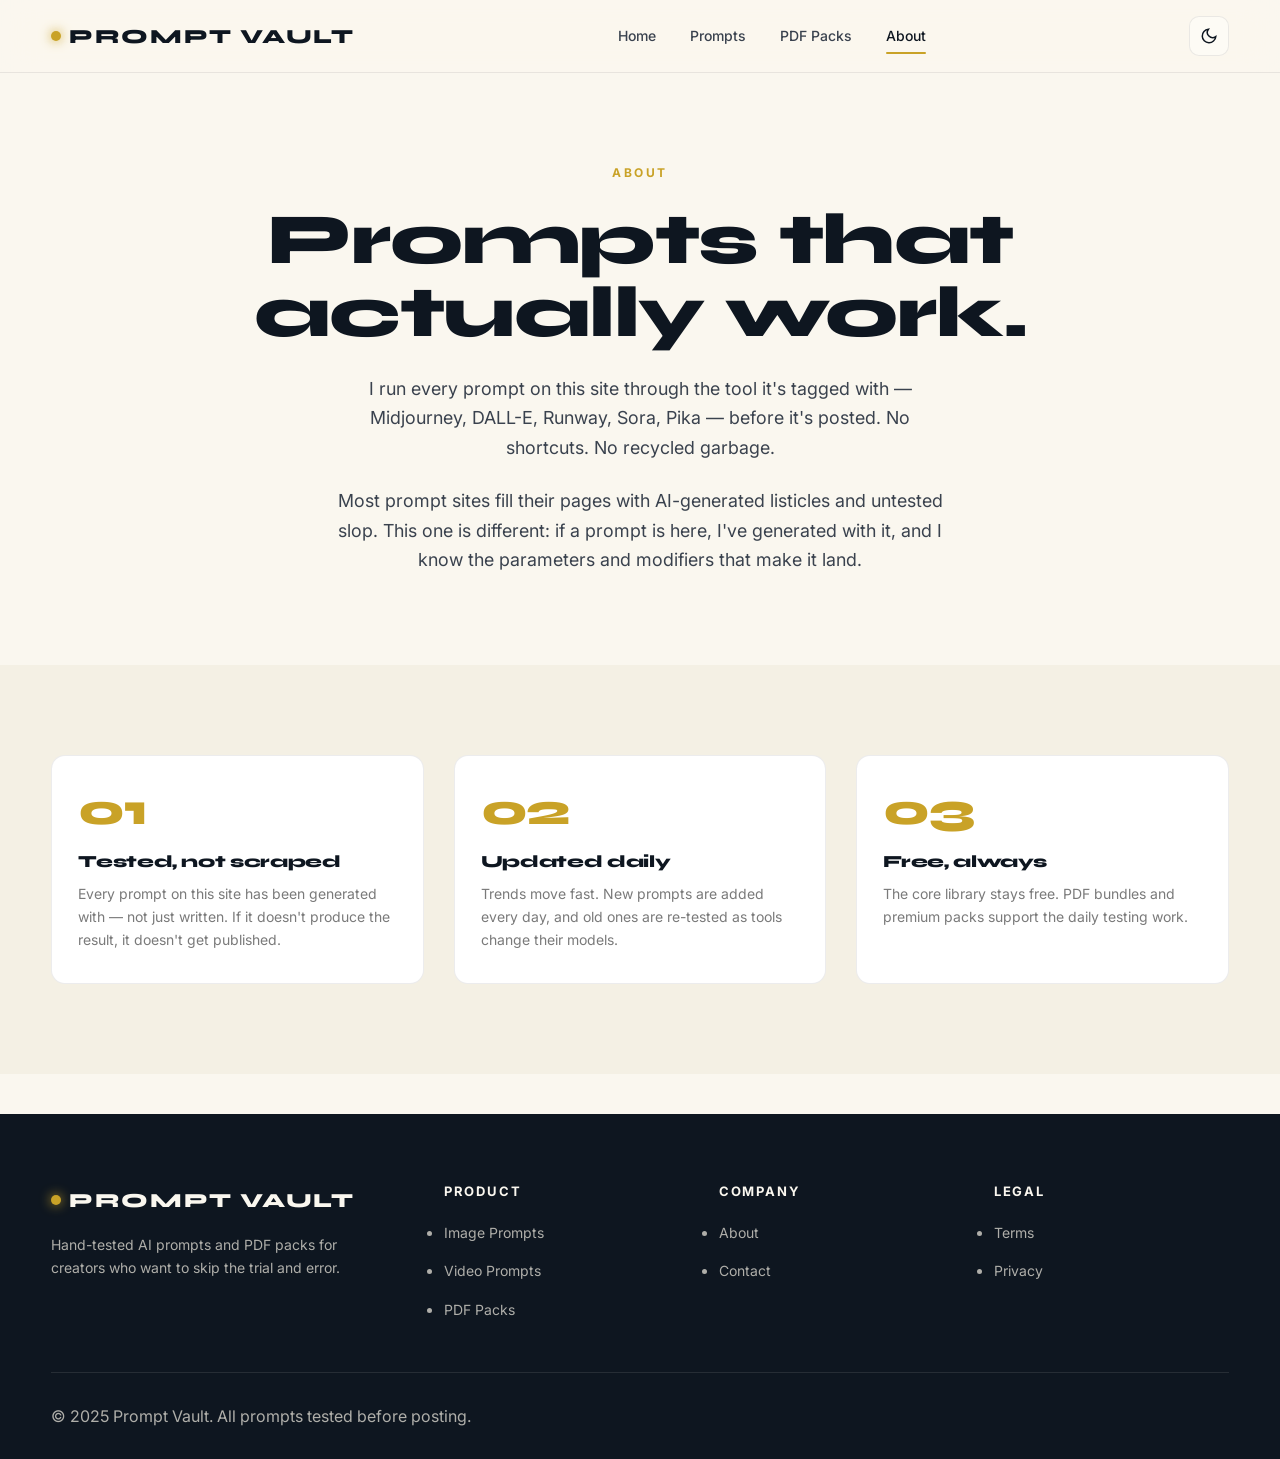
<file: about.html>
<!DOCTYPE html>
<html lang="en" data-theme="light">
<head>
<meta charset="UTF-8">
<meta name="viewport" content="width=device-width, initial-scale=1.0">
<title>About — Prompt Vault</title>
<link rel="stylesheet" href="style.css">
</head>
<body>

<header class="header">
  <div class="container header-inner">
    <a href="index.html" class="logo"><span class="logo-dot"></span>PROMPT VAULT</a>
    <nav class="nav" id="nav">
      <a href="index.html">Home</a>
      <a href="prompts.html">Prompts</a>
      <a href="pdfs.html">PDF Packs</a>
      <a href="about.html" class="active">About</a>
    </nav>
    <div class="header-actions">
      <button class="icon-btn" id="themeToggle" aria-label="Toggle theme"><svg width="18" height="18" viewBox="0 0 24 24" fill="none" stroke="currentColor" stroke-width="2" stroke-linecap="round"><path d="M21 12.79A9 9 0 1 1 11.21 3 7 7 0 0 0 21 12.79z"/></svg></button>
      <button class="icon-btn menu-toggle" id="menuToggle" aria-label="Menu"><svg width="20" height="20" viewBox="0 0 24 24" fill="none" stroke="currentColor" stroke-width="2" stroke-linecap="round"><line x1="3" y1="6" x2="21" y2="6"/><line x1="3" y1="12" x2="21" y2="12"/><line x1="3" y1="18" x2="21" y2="18"/></svg></button>
    </div>
  </div>
</header>

<section class="section">
  <div class="container-narrow" style="text-align: center;">
    <div class="eyebrow">About</div>
    <h1 class="h-display" style="margin: 20px 0 24px;">Prompts that<br>actually work.</h1>
    <p class="lead" style="margin: 0 auto 24px;">
      I run every prompt on this site through the tool it's tagged with — Midjourney, DALL-E, Runway, Sora, Pika — before it's posted. No shortcuts. No recycled garbage.
    </p>
    <p class="lead" style="margin: 0 auto;">
      Most prompt sites fill their pages with AI-generated listicles and untested slop. This one is different: if a prompt is here, I've generated with it, and I know the parameters and modifiers that make it land.
    </p>
  </div>
</section>

<section class="section" style="background: var(--bg-soft);">
  <div class="container">
    <div class="steps">
      <div class="step reveal">
        <div class="step-num">01</div>
        <h3>Tested, not scraped</h3>
        <p>Every prompt on this site has been generated with — not just written. If it doesn't produce the result, it doesn't get published.</p>
      </div>
      <div class="step reveal">
        <div class="step-num">02</div>
        <h3>Updated daily</h3>
        <p>Trends move fast. New prompts are added every day, and old ones are re-tested as tools change their models.</p>
      </div>
      <div class="step reveal">
        <div class="step-num">03</div>
        <h3>Free, always</h3>
        <p>The core library stays free. PDF bundles and premium packs support the daily testing work.</p>
      </div>
    </div>
  </div>
</section>

<footer class="footer">
  <div class="container">
    <div class="footer-grid">
      <div class="footer-brand">
        <div class="logo"><span class="logo-dot"></span>PROMPT VAULT</div>
        <p>Hand-tested AI prompts and PDF packs for creators who want to skip the trial and error.</p>
      </div>
      <div><h4>Product</h4><ul><li><a href="prompts.html">Image Prompts</a></li><li><a href="prompts.html">Video Prompts</a></li><li><a href="pdfs.html">PDF Packs</a></li></ul></div>
      <div><h4>Company</h4><ul><li><a href="about.html">About</a></li><li><a href="#">Contact</a></li></ul></div>
      <div><h4>Legal</h4><ul><li><a href="#">Terms</a></li><li><a href="#">Privacy</a></li></ul></div>
    </div>
    <div class="footer-bottom"><div>© 2025 Prompt Vault. All prompts tested before posting.</div></div>
  </div>
</footer>

<button class="scroll-top" id="scrollTop" aria-label="Scroll to top"><svg width="18" height="18" viewBox="0 0 24 24" fill="none" stroke="currentColor" stroke-width="2.5" stroke-linecap="round"><polyline points="18 15 12 9 6 15"/></svg></button>

<script src="script.js"></script>
</body>
</html>
</file>
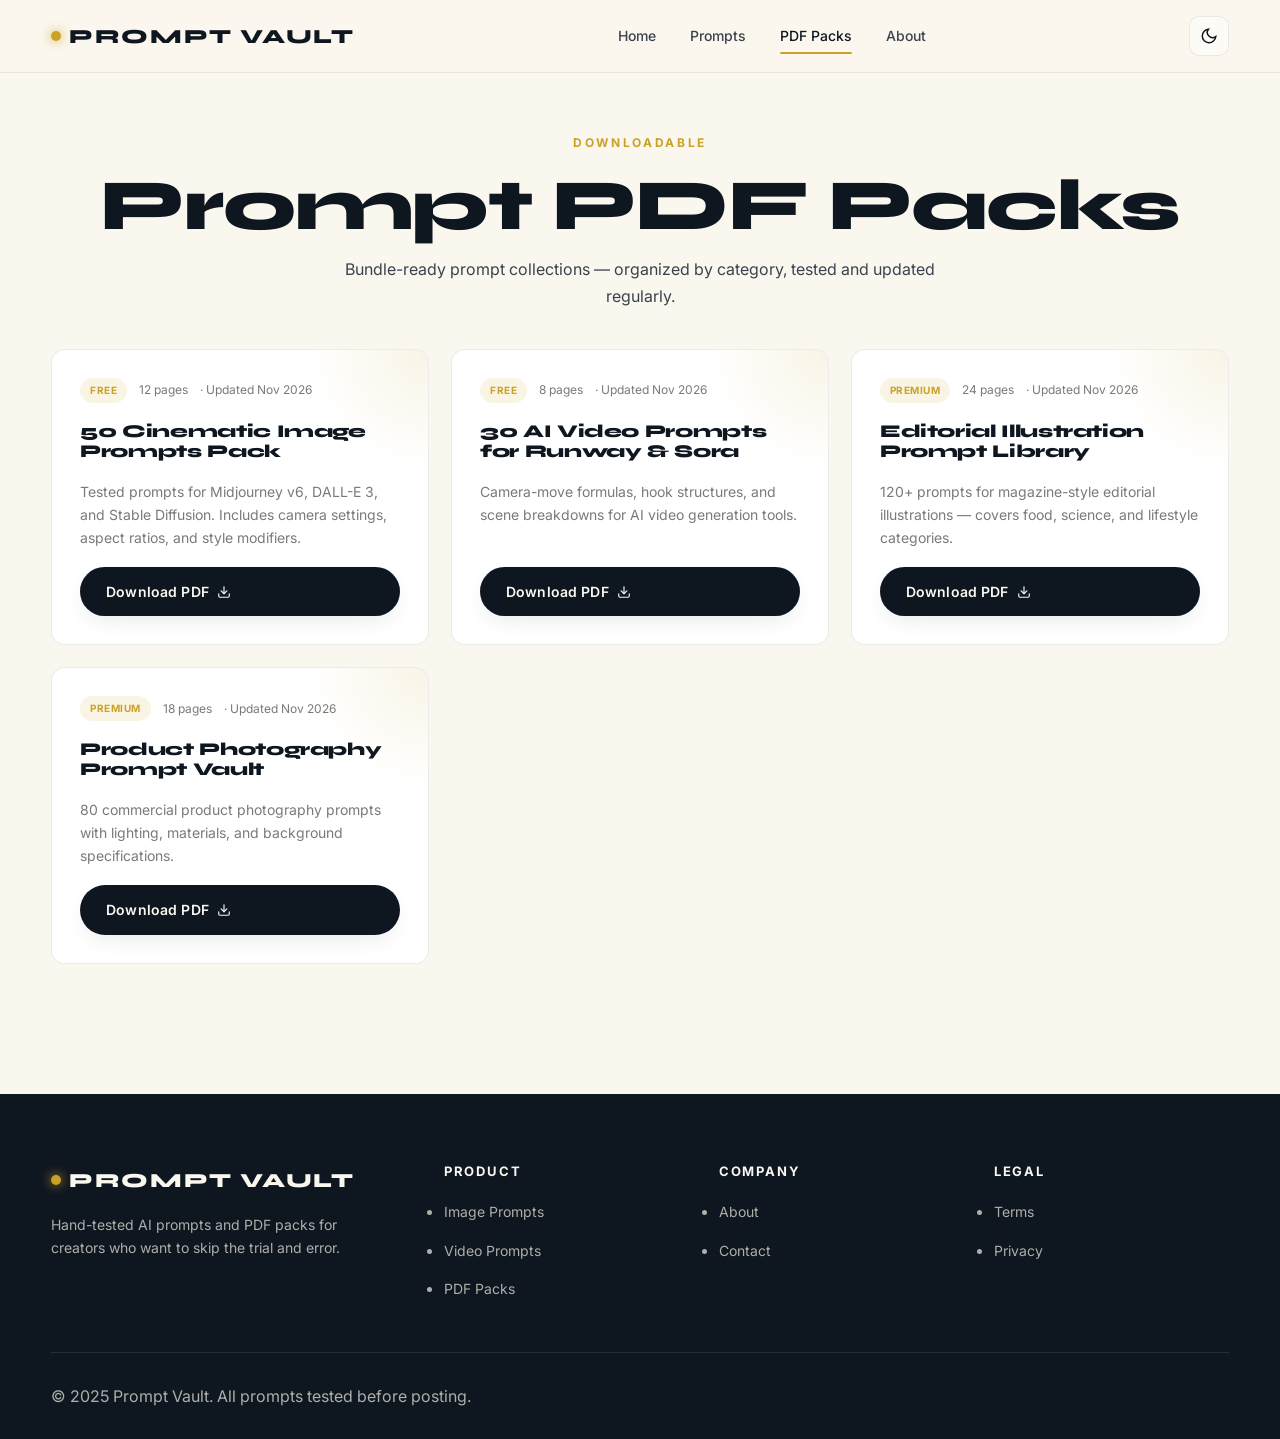
<file: pdfs.html>
<!DOCTYPE html>
<html lang="en" data-theme="light">
<head>
<meta charset="UTF-8">
<meta name="viewport" content="width=device-width, initial-scale=1.0">
<title>Prompt PDF Packs — Prompt Vault</title>
<link rel="stylesheet" href="style.css">
</head>
<body>

<header class="header">
  <div class="container header-inner">
    <a href="index.html" class="logo"><span class="logo-dot"></span>PROMPT VAULT</a>
    <nav class="nav" id="nav">
      <a href="index.html">Home</a>
      <a href="prompts.html">Prompts</a>
      <a href="pdfs.html" class="active">PDF Packs</a>
      <a href="about.html">About</a>
    </nav>
    <div class="header-actions">
      <button class="icon-btn" id="themeToggle" aria-label="Toggle theme"><svg width="18" height="18" viewBox="0 0 24 24" fill="none" stroke="currentColor" stroke-width="2" stroke-linecap="round"><path d="M21 12.79A9 9 0 1 1 11.21 3 7 7 0 0 0 21 12.79z"/></svg></button>
      <button class="icon-btn menu-toggle" id="menuToggle" aria-label="Menu"><svg width="20" height="20" viewBox="0 0 24 24" fill="none" stroke="currentColor" stroke-width="2" stroke-linecap="round"><line x1="3" y1="6" x2="21" y2="6"/><line x1="3" y1="12" x2="21" y2="12"/><line x1="3" y1="18" x2="21" y2="18"/></svg></button>
    </div>
  </div>
</header>

<div class="page-header container">
  <div class="eyebrow">Downloadable</div>
  <h1 class="h-display">Prompt PDF Packs</h1>
  <p>Bundle-ready prompt collections — organized by category, tested and updated regularly.</p>
</div>

<section style="padding-bottom: 90px;">
  <div class="container">
    <div class="pdf-grid" id="pdfGrid"></div>
  </div>
</section>

<footer class="footer">
  <div class="container">
    <div class="footer-grid">
      <div class="footer-brand">
        <div class="logo"><span class="logo-dot"></span>PROMPT VAULT</div>
        <p>Hand-tested AI prompts and PDF packs for creators who want to skip the trial and error.</p>
      </div>
      <div><h4>Product</h4><ul><li><a href="prompts.html">Image Prompts</a></li><li><a href="prompts.html">Video Prompts</a></li><li><a href="pdfs.html">PDF Packs</a></li></ul></div>
      <div><h4>Company</h4><ul><li><a href="about.html">About</a></li><li><a href="#">Contact</a></li></ul></div>
      <div><h4>Legal</h4><ul><li><a href="#">Terms</a></li><li><a href="#">Privacy</a></li></ul></div>
    </div>
    <div class="footer-bottom"><div>© 2025 Prompt Vault. All prompts tested before posting.</div></div>
  </div>
</footer>

<button class="scroll-top" id="scrollTop" aria-label="Scroll to top"><svg width="18" height="18" viewBox="0 0 24 24" fill="none" stroke="currentColor" stroke-width="2.5" stroke-linecap="round"><polyline points="18 15 12 9 6 15"/></svg></button>

<script src="prompts-data.js"></script>
<script src="script.js"></script>
</body>
</html>
</file>
<file: style.css>
/* ============================================================
   PROMPT VAULT — Premium Design System
   ============================================================ */

@import url('https://fonts.googleapis.com/css2?family=Syne:wght@600;700;800&family=Inter:wght@400;500;600;700&display=swap');

/* ===== RESET ===== */
*, *::before, *::after { margin: 0; padding: 0; box-sizing: border-box; }

:root {
  /* Light mode */
  --bg: #FAF7EF;
  --bg-soft: #F4F0E4;
  --surface: #FFFFFF;
  --surface-2: #FDFBF5;
  --ink: #0E1620;
  --ink-soft: #3A424E;
  --muted: #7A7A7A;
  --line: rgba(14, 22, 32, 0.08);
  --line-strong: rgba(14, 22, 32, 0.16);

  --gold: #C9A227;
  --gold-light: #E5C550;
  --gold-soft: rgba(201, 162, 39, 0.12);

  --navy: #1B2A3A;
  --green: #2E4630;

  --shadow-sm: 0 1px 2px rgba(14, 22, 32, 0.04);
  --shadow-md: 0 8px 24px -8px rgba(14, 22, 32, 0.12);
  --shadow-lg: 0 24px 48px -16px rgba(14, 22, 32, 0.18);

  --radius-sm: 8px;
  --radius: 14px;
  --radius-lg: 22px;

  --font-display: 'Syne', system-ui, sans-serif;
  --font-body: 'Inter', system-ui, sans-serif;
}

[data-theme="dark"] {
  --bg: #0B1118;
  --bg-soft: #0E1720;
  --surface: #131C26;
  --surface-2: #182430;
  --ink: #F4F0E4;
  --ink-soft: #C8C2B3;
  --muted: #8B92A0;
  --line: rgba(244, 240, 228, 0.08);
  --line-strong: rgba(244, 240, 228, 0.16);
  --shadow-md: 0 8px 24px -8px rgba(0, 0, 0, 0.5);
  --shadow-lg: 0 24px 48px -16px rgba(0, 0, 0, 0.6);
}

html { scroll-behavior: smooth; }

body {
  font-family: var(--font-body);
  background: var(--bg);
  color: var(--ink);
  line-height: 1.65;
  font-size: 16px;
  -webkit-font-smoothing: antialiased;
  overflow-x: hidden;
  transition: background 0.3s ease, color 0.3s ease;
}

img { max-width: 100%; display: block; }
a { color: inherit; text-decoration: none; }
button { font-family: inherit; cursor: pointer; border: none; background: none; }

::selection { background: var(--gold); color: #fff; }

::-webkit-scrollbar { width: 10px; }
::-webkit-scrollbar-track { background: var(--bg-soft); }
::-webkit-scrollbar-thumb { background: var(--line-strong); border-radius: 10px; }
::-webkit-scrollbar-thumb:hover { background: var(--gold); }

h1, h2, h3, h4 {
  font-family: var(--font-display);
  color: var(--ink);
  line-height: 1.15;
  letter-spacing: -0.02em;
  font-weight: 800;
}

.h-display { font-size: clamp(2.4rem, 6vw, 4.5rem); line-height: 1.02; }
.h-xl { font-size: clamp(1.8rem, 4vw, 2.75rem); }
.h-lg { font-size: clamp(1.4rem, 2.6vw, 1.9rem); }
.h-md { font-size: 1.2rem; font-weight: 700; }

.eyebrow {
  font-family: var(--font-body);
  font-size: 12px;
  font-weight: 700;
  letter-spacing: 0.22em;
  text-transform: uppercase;
  color: var(--gold);
}

.lead { font-size: clamp(1rem, 1.4vw, 1.15rem); color: var(--ink-soft); max-width: 620px; }
.muted { color: var(--muted); }

.container { width: min(1200px, 92%); margin-inline: auto; }
.container-narrow { width: min(820px, 92%); margin-inline: auto; }

/* ============================================================
   HEADER
   ============================================================ */
.header {
  position: sticky;
  top: 0;
  z-index: 100;
  background: color-mix(in srgb, var(--bg) 82%, transparent);
  backdrop-filter: saturate(180%) blur(18px);
  -webkit-backdrop-filter: saturate(180%) blur(18px);
  border-bottom: 1px solid var(--line);
  transition: background 0.3s ease, border-color 0.3s ease;
}

.header-inner {
  display: flex;
  align-items: center;
  justify-content: space-between;
  gap: 24px;
  padding: 16px 0;
}

.logo {
  font-family: var(--font-display);
  font-size: 20px;
  font-weight: 800;
  letter-spacing: 0.08em;
  color: var(--ink);
  display: flex;
  align-items: center;
  gap: 8px;
}

.logo-dot {
  width: 10px;
  height: 10px;
  border-radius: 50%;
  background: var(--gold);
  box-shadow: 0 0 12px var(--gold);
}

.nav { display: flex; align-items: center; gap: 34px; }

.nav a {
  font-size: 14px;
  font-weight: 500;
  color: var(--ink-soft);
  position: relative;
  padding: 4px 0;
  transition: color 0.2s;
}

.nav a:hover, .nav a.active { color: var(--ink); }

.nav a.active::after,
.nav a:hover::after {
  content: '';
  position: absolute;
  left: 0; right: 0; bottom: -2px;
  height: 2px;
  background: var(--gold);
  border-radius: 2px;
  animation: slideIn 0.3s ease;
}

@keyframes slideIn {
  from { transform: scaleX(0); transform-origin: left; }
  to { transform: scaleX(1); transform-origin: left; }
}

.header-actions { display: flex; align-items: center; gap: 12px; }

.icon-btn {
  width: 40px;
  height: 40px;
  border-radius: 10px;
  background: var(--surface-2);
  border: 1px solid var(--line);
  display: grid;
  place-items: center;
  color: var(--ink);
  transition: all 0.2s ease;
}

.icon-btn:hover {
  border-color: var(--gold);
  color: var(--gold);
  transform: translateY(-1px);
}

.menu-toggle { display: none; }

/* ===== BUTTONS ===== */
.btn {
  display: inline-flex;
  align-items: center;
  gap: 8px;
  padding: 13px 26px;
  font-family: var(--font-body);
  font-weight: 600;
  font-size: 14px;
  letter-spacing: 0.01em;
  border-radius: 100px;
  transition: all 0.25s cubic-bezier(0.4, 0, 0.2, 1);
  white-space: nowrap;
  cursor: pointer;
}

.btn-primary {
  background: var(--ink);
  color: var(--bg);
  box-shadow: var(--shadow-md);
}
.btn-primary:hover {
  background: var(--navy);
  transform: translateY(-2px);
  box-shadow: var(--shadow-lg);
}

.btn-gold {
  background: var(--gold);
  color: #fff;
  box-shadow: 0 8px 20px -8px rgba(201, 162, 39, 0.5);
}
.btn-gold:hover {
  background: var(--gold-light);
  transform: translateY(-2px);
}

.btn-ghost {
  background: transparent;
  color: var(--ink);
  border: 1px solid var(--line-strong);
}
.btn-ghost:hover {
  border-color: var(--ink);
  background: var(--surface);
}

/* ============================================================
   HERO
   ============================================================ */
.hero {
  position: relative;
  padding: 80px 0 100px;
  overflow: hidden;
}

.hero::before {
  content: '';
  position: absolute;
  top: -200px; right: -200px;
  width: 600px; height: 600px;
  background: radial-gradient(circle, rgba(201, 162, 39, 0.14), transparent 65%);
  pointer-events: none;
  filter: blur(40px);
}

.hero::after {
  content: '';
  position: absolute;
  bottom: -200px; left: -200px;
  width: 500px; height: 500px;
  background: radial-gradient(circle, rgba(46, 70, 48, 0.1), transparent 65%);
  pointer-events: none;
  filter: blur(40px);
}

.hero-grid {
  display: grid;
  grid-template-columns: 1.15fr 1fr;
  gap: 60px;
  align-items: center;
  position: relative;
  z-index: 1;
}

.hero-copy .eyebrow { margin-bottom: 24px; }
.hero-copy h1 { margin-bottom: 24px; }
.hero-copy .lead { margin-bottom: 36px; }

.hero-cta { display: flex; gap: 14px; flex-wrap: wrap; }

.hero-stats {
  display: flex;
  gap: 40px;
  margin-top: 52px;
  padding-top: 32px;
  border-top: 1px solid var(--line);
}

.hero-stat .num {
  font-family: var(--font-display);
  font-size: 32px;
  font-weight: 800;
  color: var(--ink);
  letter-spacing: -0.02em;
}
.hero-stat .num span { color: var(--gold); }
.hero-stat .lbl {
  font-size: 12px;
  color: var(--muted);
  text-transform: uppercase;
  letter-spacing: 0.1em;
  margin-top: 4px;
}

.hero-visual {
  position: relative;
  height: 480px;
  perspective: 1200px;
}

.preview-stack {
  position: relative;
  width: 100%;
  height: 100%;
  transform-style: preserve-3d;
}

.pcard {
  position: absolute;
  width: 280px;
  background: var(--surface);
  border-radius: var(--radius);
  padding: 14px;
  box-shadow: var(--shadow-lg);
  border: 1px solid var(--line);
  transition: transform 0.5s cubic-bezier(0.4, 0, 0.2, 1);
}

.pcard img {
  width: 100%;
  height: 160px;
  object-fit: cover;
  border-radius: 8px;
  margin-bottom: 12px;
}

.pcard .pcard-tag {
  display: inline-block;
  font-size: 10px;
  font-weight: 700;
  letter-spacing: 0.1em;
  text-transform: uppercase;
  background: var(--gold-soft);
  color: var(--gold);
  padding: 4px 10px;
  border-radius: 100px;
  margin-bottom: 8px;
}

.pcard .pcard-title {
  font-family: var(--font-display);
  font-weight: 700;
  font-size: 15px;
  color: var(--ink);
}

.pcard-1 { top: 20px; left: 0; transform: rotate(-6deg); z-index: 3; }
.pcard-2 { top: 120px; left: 40%; transform: rotate(4deg); z-index: 2; }
.pcard-3 { bottom: 0; left: 15%; transform: rotate(-2deg); z-index: 1; }

.hero-visual:hover .pcard-1 { transform: rotate(-8deg) translateY(-10px); }
.hero-visual:hover .pcard-2 { transform: rotate(6deg) translateY(-10px); }
.hero-visual:hover .pcard-3 { transform: rotate(-4deg) translateY(-10px); }

/* ============================================================
   SECTION
   ============================================================ */
.section { padding: 90px 0; }
.section-sm { padding: 60px 0; }

.section-head {
  display: flex;
  align-items: flex-end;
  justify-content: space-between;
  gap: 40px;
  margin-bottom: 56px;
  flex-wrap: wrap;
}

.section-head .eyebrow { margin-bottom: 14px; }
.section-head h2 { max-width: 680px; }
.section-head .lead { margin-top: 12px; }

/* ============================================================
   CATEGORY GRID
   ============================================================ */
.cat-grid {
  display: grid;
  grid-template-columns: repeat(auto-fit, minmax(220px, 1fr));
  gap: 18px;
}

.cat-card {
  background: var(--surface);
  border: 1px solid var(--line);
  border-radius: var(--radius);
  padding: 26px 22px;
  display: flex;
  flex-direction: column;
  gap: 14px;
  transition: all 0.3s cubic-bezier(0.4, 0, 0.2, 1);
  cursor: pointer;
  position: relative;
  overflow: hidden;
}

.cat-card::before {
  content: '';
  position: absolute;
  inset: 0;
  background: linear-gradient(135deg, var(--gold-soft), transparent 60%);
  opacity: 0;
  transition: opacity 0.3s;
}

.cat-card:hover {
  transform: translateY(-4px);
  border-color: var(--gold);
  box-shadow: var(--shadow-md);
}

.cat-card:hover::before { opacity: 1; }

.cat-icon {
  width: 44px;
  height: 44px;
  border-radius: 12px;
  background: var(--bg-soft);
  display: grid;
  place-items: center;
  font-size: 20px;
  position: relative;
  z-index: 1;
}

.cat-card h3 {
  font-family: var(--font-display);
  font-size: 17px;
  font-weight: 700;
  position: relative;
  z-index: 1;
}

.cat-card p {
  font-size: 13px;
  color: var(--muted);
  position: relative;
  z-index: 1;
}

.cat-card .count {
  font-size: 12px;
  color: var(--gold);
  font-weight: 700;
  margin-top: auto;
  position: relative;
  z-index: 1;
}

/* ============================================================
   PROMPT GRID
   ============================================================ */
.prompt-grid {
  display: grid;
  grid-template-columns: repeat(auto-fill, minmax(300px, 1fr));
  gap: 22px;
}

.prompt-card {
  background: var(--surface);
  border: 1px solid var(--line);
  border-radius: var(--radius);
  overflow: hidden;
  transition: all 0.3s cubic-bezier(0.4, 0, 0.2, 1);
  display: flex;
  flex-direction: column;
}

.prompt-card:hover {
  transform: translateY(-5px);
  box-shadow: var(--shadow-lg);
  border-color: var(--line-strong);
}

.prompt-card .thumb {
  position: relative;
  aspect-ratio: 16 / 10;
  overflow: hidden;
  background: var(--bg-soft);
}

.prompt-card .thumb img {
  width: 100%;
  height: 100%;
  object-fit: cover;
  transition: transform 0.6s cubic-bezier(0.4, 0, 0.2, 1);
}

.prompt-card:hover .thumb img { transform: scale(1.06); }

.prompt-card .tool-badge {
  position: absolute;
  top: 12px;
  left: 12px;
  background: rgba(14, 22, 32, 0.85);
  backdrop-filter: blur(8px);
  color: #fff;
  font-size: 10px;
  font-weight: 700;
  letter-spacing: 0.08em;
  text-transform: uppercase;
  padding: 5px 11px;
  border-radius: 100px;
}

.prompt-card .body {
  padding: 20px;
  display: flex;
  flex-direction: column;
  gap: 14px;
  flex: 1;
}

.prompt-card h3 {
  font-family: var(--font-display);
  font-size: 16px;
  font-weight: 700;
  letter-spacing: -0.01em;
}

.prompt-snippet {
  font-family: 'SF Mono', Menlo, Consolas, monospace;
  font-size: 12px;
  line-height: 1.6;
  color: var(--ink-soft);
  background: var(--bg-soft);
  padding: 12px 14px;
  border-radius: 10px;
  border-left: 3px solid var(--gold);
  max-height: 90px;
  overflow: hidden;
  position: relative;
}

.prompt-snippet::after {
  content: '';
  position: absolute;
  bottom: 0; left: 0; right: 0;
  height: 30px;
  background: linear-gradient(transparent, var(--bg-soft));
}

.prompt-card .actions {
  display: flex;
  gap: 8px;
  margin-top: auto;
}

.copy-btn {
  flex: 1;
  padding: 11px;
  background: var(--ink);
  color: var(--bg);
  border-radius: 10px;
  font-weight: 600;
  font-size: 13px;
  transition: all 0.2s;
  display: inline-flex;
  align-items: center;
  justify-content: center;
  gap: 6px;
}

.copy-btn:hover { background: var(--gold); color: #fff; }
.copy-btn.copied { background: var(--green); color: #fff; }

.view-btn {
  width: 42px;
  display: grid;
  place-items: center;
  background: var(--surface-2);
  border: 1px solid var(--line);
  border-radius: 10px;
  color: var(--ink);
  transition: all 0.2s;
}

.view-btn:hover {
  border-color: var(--gold);
  color: var(--gold);
}

/* ============================================================
   FILTER BAR
   ============================================================ */
.filter-bar {
  display: flex;
  flex-direction: column;
  gap: 20px;
  margin-bottom: 48px;
  padding: 24px;
  background: var(--surface);
  border: 1px solid var(--line);
  border-radius: var(--radius);
}

.search-wrap {
  position: relative;
}

.search-wrap svg {
  position: absolute;
  left: 18px;
  top: 50%;
  transform: translateY(-50%);
  color: var(--muted);
}

.search-input {
  width: 100%;
  padding: 14px 18px 14px 50px;
  background: var(--bg-soft);
  border: 1px solid transparent;
  border-radius: 100px;
  font-family: inherit;
  font-size: 15px;
  color: var(--ink);
  transition: all 0.2s;
}

.search-input:focus {
  outline: none;
  border-color: var(--gold);
  background: var(--surface);
  box-shadow: 0 0 0 4px var(--gold-soft);
}

.filter-pills {
  display: flex;
  flex-wrap: wrap;
  gap: 8px;
}

.pill {
  padding: 8px 16px;
  background: var(--bg-soft);
  border: 1px solid transparent;
  border-radius: 100px;
  font-size: 13px;
  font-weight: 600;
  color: var(--ink-soft);
  transition: all 0.2s;
  cursor: pointer;
}

.pill:hover {
  background: var(--surface-2);
  border-color: var(--line-strong);
  color: var(--ink);
}

.pill.active {
  background: var(--ink);
  color: var(--bg);
  border-color: var(--ink);
}

.empty-state {
  grid-column: 1 / -1;
  text-align: center;
  padding: 80px 20px;
  color: var(--muted);
}

.empty-state h3 {
  font-family: var(--font-display);
  font-size: 22px;
  color: var(--ink);
  margin-bottom: 8px;
}

/* ============================================================
   HOW IT WORKS
   ============================================================ */
.steps {
  display: grid;
  grid-template-columns: repeat(auto-fit, minmax(260px, 1fr));
  gap: 30px;
}

.step {
  padding: 32px 26px;
  background: var(--surface);
  border: 1px solid var(--line);
  border-radius: var(--radius);
  position: relative;
}

.step-num {
  font-family: var(--font-display);
  font-size: 44px;
  font-weight: 800;
  color: var(--gold);
  line-height: 1;
  margin-bottom: 20px;
  letter-spacing: -0.03em;
}

.step h3 {
  font-size: 17px;
  margin-bottom: 10px;
}

.step p {
  font-size: 14px;
  color: var(--muted);
  line-height: 1.65;
}

/* ============================================================
   PDF PAGE
   ============================================================ */
.pdf-grid {
  display: grid;
  grid-template-columns: repeat(auto-fit, minmax(320px, 1fr));
  gap: 22px;
}

.pdf-card {
  background: var(--surface);
  border: 1px solid var(--line);
  border-radius: var(--radius);
  padding: 28px;
  display: flex;
  flex-direction: column;
  gap: 18px;
  transition: all 0.3s;
  position: relative;
  overflow: hidden;
}

.pdf-card::before {
  content: '';
  position: absolute;
  top: 0; right: 0;
  width: 120px; height: 120px;
  background: radial-gradient(circle at top right, var(--gold-soft), transparent 70%);
  pointer-events: none;
}

.pdf-card:hover {
  transform: translateY(-4px);
  border-color: var(--gold);
  box-shadow: var(--shadow-lg);
}

.pdf-card h3 {
  font-size: 18px;
  font-family: var(--font-display);
}

.pdf-card p {
  font-size: 14px;
  color: var(--muted);
  flex: 1;
}

.pdf-meta {
  display: flex;
  align-items: center;
  gap: 12px;
  font-size: 12px;
  color: var(--muted);
}

.pdf-meta .badge {
  padding: 4px 10px;
  background: var(--gold-soft);
  color: var(--gold);
  border-radius: 100px;
  font-weight: 700;
  letter-spacing: 0.05em;
  text-transform: uppercase;
  font-size: 10px;
}

/* ============================================================
   NEWSLETTER
   ============================================================ */
.newsletter {
  background: linear-gradient(135deg, var(--ink) 0%, var(--navy) 100%);
  border-radius: var(--radius-lg);
  padding: 70px 50px;
  text-align: center;
  position: relative;
  overflow: hidden;
  color: var(--bg);
}

.newsletter::before {
  content: '';
  position: absolute;
  top: -100px; right: -100px;
  width: 400px; height: 400px;
  background: radial-gradient(circle, rgba(201, 162, 39, 0.22), transparent 70%);
  filter: blur(30px);
}

.newsletter h2 {
  color: var(--bg);
  margin-bottom: 16px;
  position: relative;
  z-index: 1;
}

.newsletter p {
  color: rgba(244, 240, 228, 0.7);
  max-width: 500px;
  margin: 0 auto 32px;
  position: relative;
  z-index: 1;
}

.newsletter-form {
  display: flex;
  gap: 10px;
  max-width: 460px;
  margin: 0 auto;
  position: relative;
  z-index: 1;
  flex-wrap: wrap;
}

.newsletter-form input {
  flex: 1;
  min-width: 220px;
  padding: 14px 20px;
  border-radius: 100px;
  border: 1px solid rgba(255, 255, 255, 0.15);
  background: rgba(255, 255, 255, 0.06);
  color: var(--bg);
  font-family: inherit;
  font-size: 14px;
}

.newsletter-form input::placeholder { color: rgba(244, 240, 228, 0.4); }

.newsletter-form input:focus {
  outline: none;
  border-color: var(--gold);
  background: rgba(255, 255, 255, 0.1);
}

/* ============================================================
   PAGE HEADER (inner pages)
   ============================================================ */
.page-header {
  padding: 60px 0 40px;
  text-align: center;
  position: relative;
}

.page-header h1 { margin: 16px 0 14px; }

.page-header p {
  max-width: 620px;
  margin: 0 auto;
  color: var(--ink-soft);
}

/* ============================================================
   FOOTER
   ============================================================ */
.footer {
  background: var(--ink);
  color: rgba(244, 240, 228, 0.7);
  padding: 70px 0 30px;
  margin-top: 40px;
}

[data-theme="dark"] .footer {
  background: #060B10;
}

.footer-grid {
  display: grid;
  grid-template-columns: 1.5fr 1fr 1fr 1fr;
  gap: 40px;
  padding-bottom: 50px;
  border-bottom: 1px solid rgba(244, 240, 228, 0.1);
}

.footer h4 {
  color: var(--bg);
  font-family: var(--font-body);
  font-size: 13px;
  font-weight: 700;
  letter-spacing: 0.14em;
  text-transform: uppercase;
  margin-bottom: 20px;
}

.footer-brand .logo { color: var(--bg); margin-bottom: 16px; }
.footer-brand p { font-size: 14px; max-width: 320px; }

.footer ul { display: flex; flex-direction: column; gap: 12px; }
.footer ul a {
  font-size: 14px;
  transition: color 0.2s;
}
.footer ul a:hover { color: var(--gold); }

.footer-bottom {
  display: flex;
  justify-content: space-between;
  align-items: center;
  padding-top: 30px;
  gap: 20px;
  flex-wrap: wrap;
}

.social { display: flex; gap: 20px; }
.social a { transition: color 0.2s; }
.social a:hover { color: var(--gold); }

/* ============================================================
   SCROLL TOP
   ============================================================ */
.scroll-top {
  position: fixed;
  bottom: 30px;
  right: 30px;
  width: 50px;
  height: 50px;
  border-radius: 12px;
  background: var(--ink);
  color: var(--bg);
  display: grid;
  place-items: center;
  opacity: 0;
  visibility: hidden;
  transition: all 0.3s;
  z-index: 50;
}

.scroll-top.show {
  opacity: 1;
  visibility: visible;
}

.scroll-top:hover {
  background: var(--gold);
  transform: translateY(-4px);
}

/* ============================================================
   TOAST
   ============================================================ */
.toast {
  position: fixed;
  bottom: 30px;
  left: 50%;
  transform: translateX(-50%) translateY(120px);
  background: var(--ink);
  color: var(--bg);
  padding: 14px 24px;
  border-radius: 100px;
  font-size: 14px;
  font-weight: 600;
  z-index: 60;
  transition: transform 0.3s;
}

.toast.show {
  transform: translateX(-50%) translateY(0);
}

.toast.success {
  background: var(--green);
}

/* ============================================================
   REVEAL ANIMATION
   ============================================================ */
.reveal {
  opacity: 0;
  transform: translateY(20px);
  transition: opacity 0.6s ease, transform 0.6s ease;
}

.reveal.in {
  opacity: 1;
  transform: translateY(0);
}

/* ============================================================
   RESPONSIVE
   ============================================================ */
@media (max-width: 768px) {
  .header-inner { flex-wrap: wrap; }
  .nav { display: none; }
  .nav.open { display: flex; flex-direction: column; gap: 12px; padding: 20px; }
  .menu-toggle { display: grid; }
  
  .hero-grid { grid-template-columns: 1fr; gap: 40px; }
  .hero-visual { height: 300px; }
  
  .footer-grid { grid-template-columns: 1fr 1fr; gap: 30px; }
}

@media (max-width: 480px) {
  .hero-cta { flex-direction: column; }
  .btn { width: 100%; }
  .hero-stats { flex-direction: column; gap: 20px; }
  .section-head { flex-direction: column; }
}
</file>
